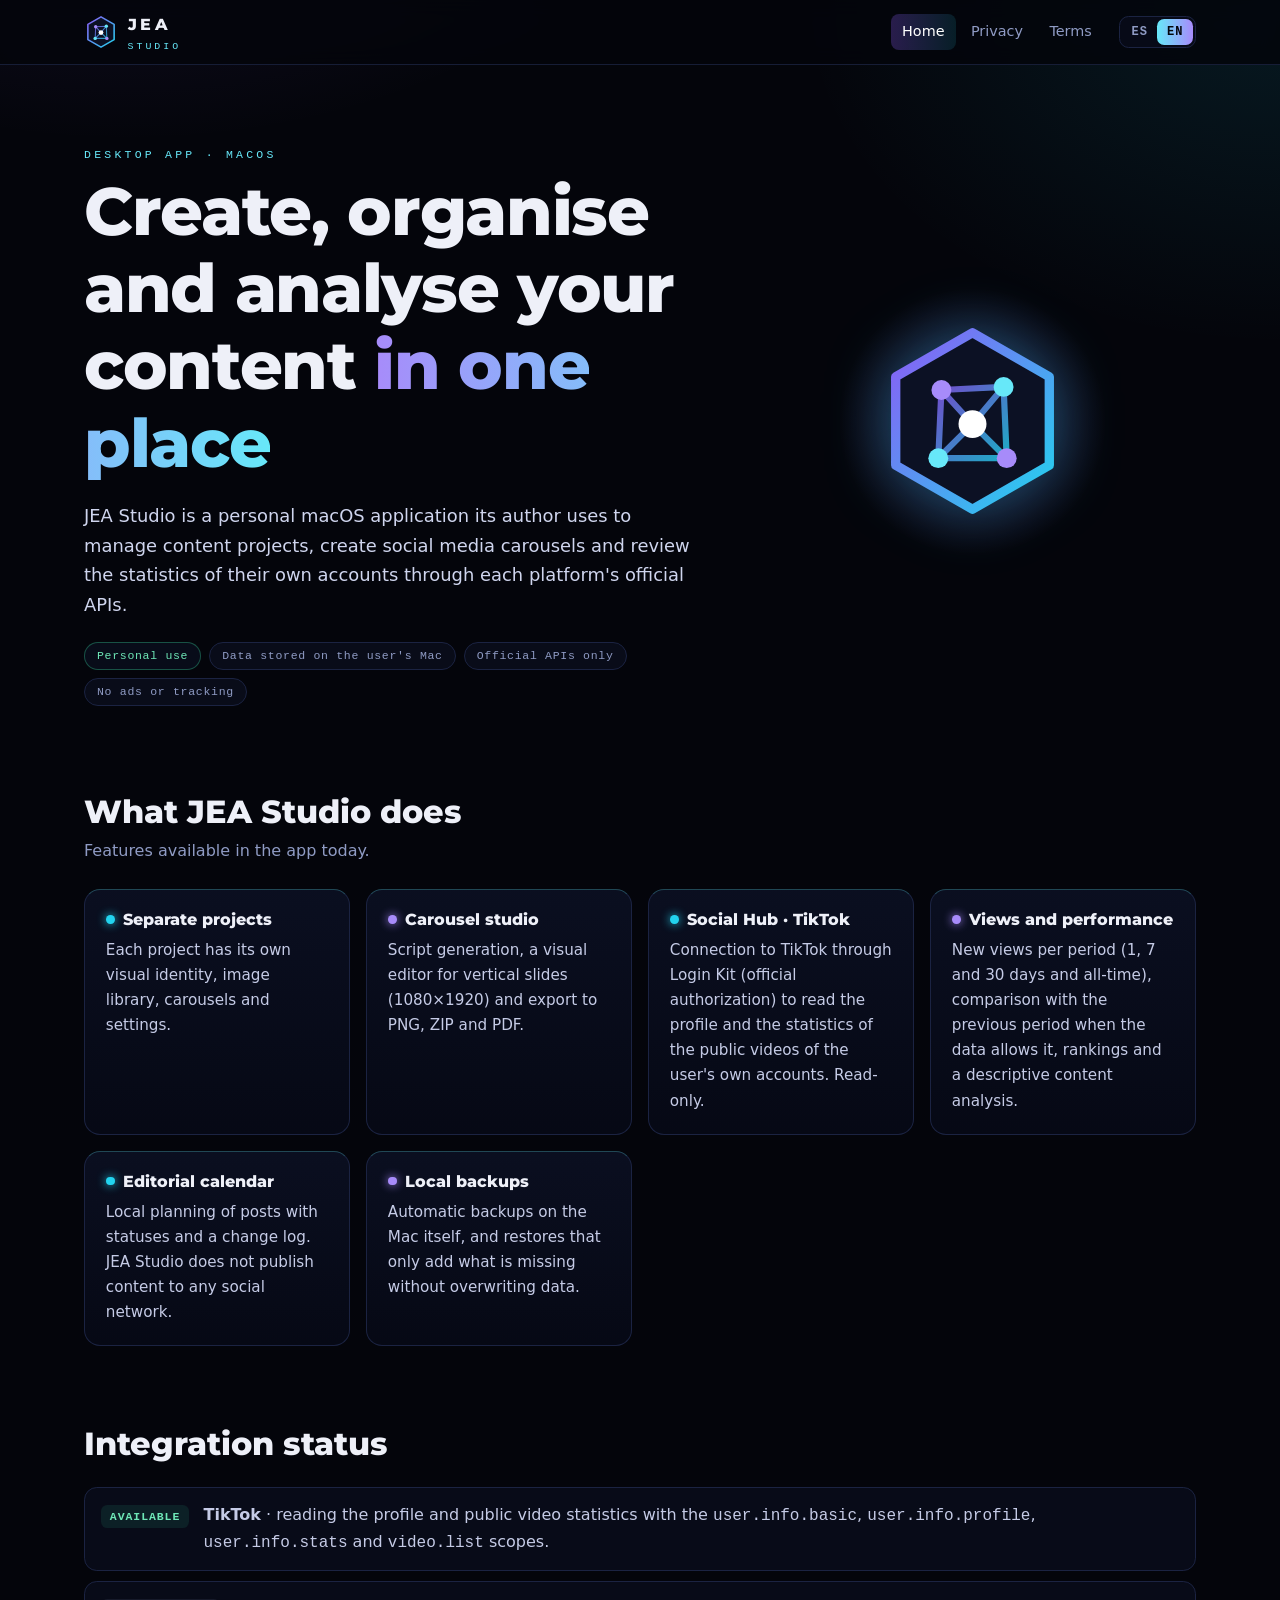
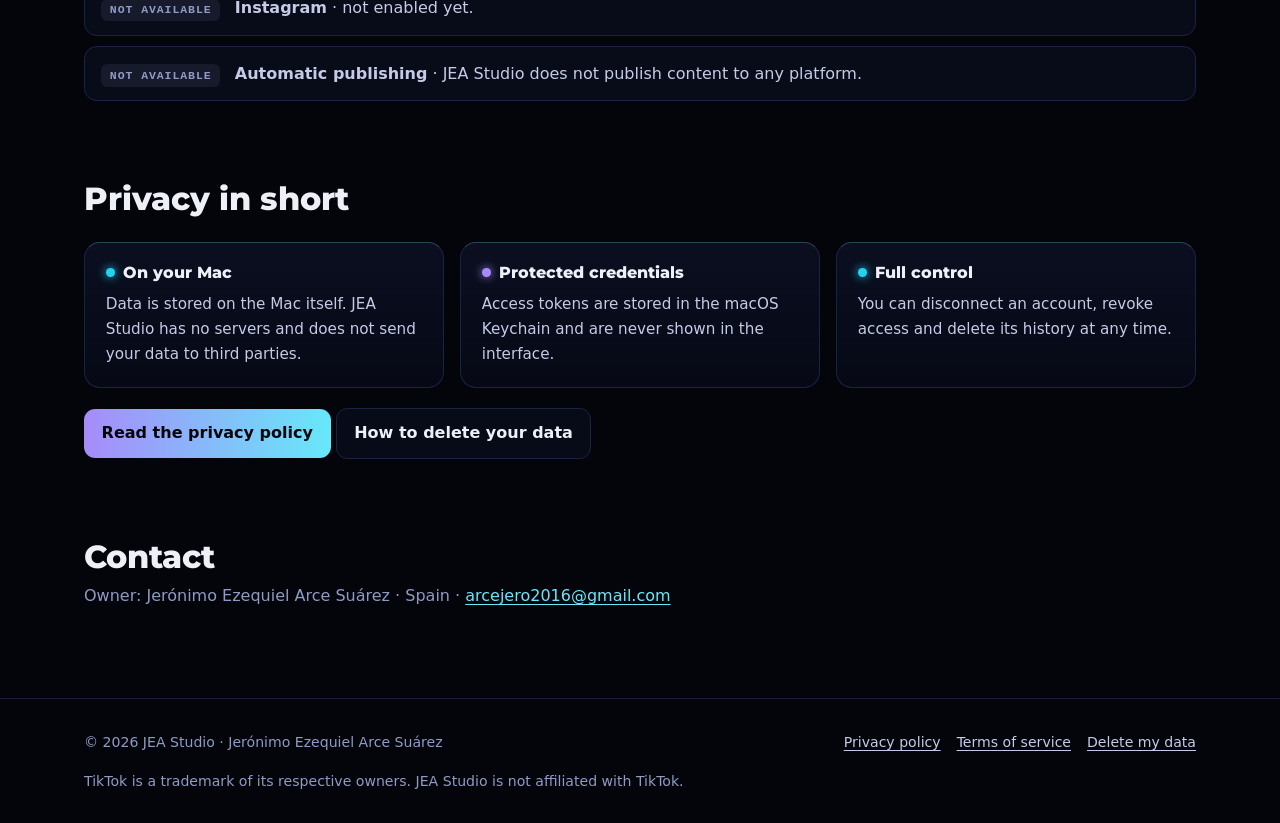
<file: index.html>
<!doctype html>
<html lang="es" data-title-es="JEA Studio · Aplicación personal de creación y análisis de contenido" data-title-en="JEA Studio · Personal content creation and analytics app" data-desc-es="JEA Studio es una aplicación de escritorio para macOS, de uso personal, para gestionar proyectos de contenido, crear carruseles y consultar las estadísticas de las propias cuentas mediante APIs oficiales." data-desc-en="JEA Studio is a personal macOS desktop app to manage content projects, create carousels and review the statistics of the owner's own accounts through official APIs.">
<head>
  <meta charset="utf-8">
  <meta name="viewport" content="width=device-width, initial-scale=1, viewport-fit=cover">
  <title>JEA Studio · Aplicación personal de creación y análisis de contenido</title>
  <meta name="description" content="JEA Studio es una aplicación de escritorio para macOS, de uso personal, para gestionar proyectos de contenido, crear carruseles y consultar las estadísticas de las propias cuentas mediante APIs oficiales.">
  <meta name="theme-color" content="#04050b">
  <link rel="icon" href="assets/logo.svg" type="image/svg+xml">
  <link rel="stylesheet" href="assets/style.css">
  <script src="assets/i18n.js"></script>
</head>
<body>
  <a class="skip" href="#contenido"><span data-l="es">Saltar al contenido</span><span data-l="en">Skip to content</span></a>
  <header class="site">
    <div class="wrap">
      <a class="brand" href="./" aria-label="JEA Studio"><img src="assets/logo.svg" alt="" width="34" height="34"><span><b>JEA</b><small>STUDIO</small></span></a>
      <nav class="main" aria-label="Principal">
        <a href="./" aria-current="page"><span data-l="es">Inicio</span><span data-l="en">Home</span></a>
        <a href="privacy/"><span data-l="es">Privacidad</span><span data-l="en">Privacy</span></a>
        <a href="terms/"><span data-l="es">Términos</span><span data-l="en">Terms</span></a>
      </nav>
      <div class="lang" role="group" aria-label="Idioma / Language"><button type="button" data-set="es" aria-pressed="true" lang="es">ES</button><button type="button" data-set="en" aria-pressed="false" lang="en">EN</button></div>
    </div>
  </header>

  <main id="contenido" class="wrap">
    <section class="hero">
      <div>
        <p class="eyebrow"><span data-l="es">Aplicación de escritorio · macOS</span><span data-l="en">Desktop app · macOS</span></p>
        <h1 data-l="es">Crea, organiza y analiza tu contenido <span class="grad">en un solo lugar</span></h1>
        <h1 data-l="en">Create, organise and analyse your content <span class="grad">in one place</span></h1>
        <p class="lead" data-l="es">JEA Studio es una aplicación personal para macOS con la que su autor gestiona sus proyectos de contenido, crea carruseles para redes sociales y consulta las estadísticas de sus propias cuentas mediante las APIs oficiales de cada plataforma.</p>
        <p class="lead" data-l="en">JEA Studio is a personal macOS application its author uses to manage content projects, create social media carousels and review the statistics of their own accounts through each platform's official APIs.</p>
        <div class="badges">
          <span class="badge ok"><span data-l="es">Uso personal</span><span data-l="en">Personal use</span></span>
          <span class="badge"><span data-l="es">Datos guardados en el propio Mac</span><span data-l="en">Data stored on the user's Mac</span></span>
          <span class="badge"><span data-l="es">Solo APIs oficiales</span><span data-l="en">Official APIs only</span></span>
          <span class="badge"><span data-l="es">Sin publicidad ni analítica</span><span data-l="en">No ads or tracking</span></span>
        </div>
      </div>
      <div class="hero-art" aria-hidden="true"><img src="assets/logo.svg" alt="" width="200" height="200"></div>
    </section>

    <section class="block" aria-labelledby="f-title">
      <h2 id="f-title"><span data-l="es">Qué hace JEA Studio</span><span data-l="en">What JEA Studio does</span></h2>
      <p class="sub" data-l="es">Funciones disponibles hoy en la aplicación.</p>
      <p class="sub" data-l="en">Features available in the app today.</p>
      <div class="grid">
        <article class="card">
          <h3><i></i><span data-l="es">Proyectos separados</span><span data-l="en">Separate projects</span></h3>
          <p data-l="es">Cada proyecto tiene su propia identidad visual, biblioteca de imágenes, carruseles y configuración.</p>
          <p data-l="en">Each project has its own visual identity, image library, carousels and settings.</p>
        </article>
        <article class="card v">
          <h3><i></i><span data-l="es">Estudio de carruseles</span><span data-l="en">Carousel studio</span></h3>
          <p data-l="es">Generación de guiones, editor visual de diapositivas verticales (1080×1920) y exportación en PNG, ZIP y PDF.</p>
          <p data-l="en">Script generation, a visual editor for vertical slides (1080×1920) and export to PNG, ZIP and PDF.</p>
        </article>
        <article class="card">
          <h3><i></i><span data-l="es">Social Hub · TikTok</span><span data-l="en">Social Hub · TikTok</span></h3>
          <p data-l="es">Conexión con TikTok mediante Login Kit (autorización oficial) para leer el perfil y las estadísticas de los vídeos públicos de las cuentas propias. Solo lectura.</p>
          <p data-l="en">Connection to TikTok through Login Kit (official authorization) to read the profile and the statistics of the public videos of the user's own accounts. Read-only.</p>
        </article>
        <article class="card v">
          <h3><i></i><span data-l="es">Visualizaciones y rendimiento</span><span data-l="en">Views and performance</span></h3>
          <p data-l="es">Visualizaciones nuevas por periodo (1, 7 y 30 días e histórico), comparación con el periodo anterior cuando los datos lo permiten, rankings y un análisis descriptivo del contenido.</p>
          <p data-l="en">New views per period (1, 7 and 30 days and all-time), comparison with the previous period when the data allows it, rankings and a descriptive content analysis.</p>
        </article>
        <article class="card">
          <h3><i></i><span data-l="es">Calendario editorial</span><span data-l="en">Editorial calendar</span></h3>
          <p data-l="es">Planificación local de publicaciones con estados y registro de cambios. JEA Studio no publica contenido en ninguna red social.</p>
          <p data-l="en">Local planning of posts with statuses and a change log. JEA Studio does not publish content to any social network.</p>
        </article>
        <article class="card v">
          <h3><i></i><span data-l="es">Copias de seguridad locales</span><span data-l="en">Local backups</span></h3>
          <p data-l="es">Copias automáticas en el propio Mac y restauración que solo añade lo que falta, sin sobrescribir datos.</p>
          <p data-l="en">Automatic backups on the Mac itself, and restores that only add what is missing without overwriting data.</p>
        </article>
      </div>
    </section>

    <section class="block" aria-labelledby="s-title">
      <h2 id="s-title"><span data-l="es">Estado de las integraciones</span><span data-l="en">Integration status</span></h2>
      <ul class="status">
        <li><b class="on" data-l="es">Disponible</b><b class="on" data-l="en">Available</b><span data-l="es"><strong>TikTok</strong> · lectura del perfil y de las estadísticas de vídeos públicos con los permisos <code>user.info.basic</code>, <code>user.info.profile</code>, <code>user.info.stats</code> y <code>video.list</code>.</span><span data-l="en"><strong>TikTok</strong> · reading the profile and public video statistics with the <code>user.info.basic</code>, <code>user.info.profile</code>, <code>user.info.stats</code> and <code>video.list</code> scopes.</span></li>
        <li><b class="off" data-l="es">No disponible</b><b class="off" data-l="en">Not available</b><span data-l="es"><strong>Instagram</strong> · todavía no está activado.</span><span data-l="en"><strong>Instagram</strong> · not enabled yet.</span></li>
        <li><b class="off" data-l="es">No disponible</b><b class="off" data-l="en">Not available</b><span data-l="es"><strong>Publicación automática</strong> · JEA Studio no publica contenido en ninguna plataforma.</span><span data-l="en"><strong>Automatic publishing</strong> · JEA Studio does not publish content to any platform.</span></li>
      </ul>
    </section>

    <section class="block" aria-labelledby="p-title">
      <h2 id="p-title"><span data-l="es">Privacidad en pocas palabras</span><span data-l="en">Privacy in short</span></h2>
      <div class="grid">
        <article class="card"><h3><i></i><span data-l="es">En tu Mac</span><span data-l="en">On your Mac</span></h3><p data-l="es">Los datos se guardan en el propio Mac. JEA Studio no tiene servidores ni envía tus datos a terceros.</p><p data-l="en">Data is stored on the Mac itself. JEA Studio has no servers and does not send your data to third parties.</p></article>
        <article class="card v"><h3><i></i><span data-l="es">Credenciales protegidas</span><span data-l="en">Protected credentials</span></h3><p data-l="es">Los tokens de acceso se guardan en el Llavero de macOS y nunca se muestran en la interfaz.</p><p data-l="en">Access tokens are stored in the macOS Keychain and are never shown in the interface.</p></article>
        <article class="card"><h3><i></i><span data-l="es">Control total</span><span data-l="en">Full control</span></h3><p data-l="es">Puedes desconectar una cuenta, revocar el acceso y borrar su historial en cualquier momento.</p><p data-l="en">You can disconnect an account, revoke access and delete its history at any time.</p></article>
      </div>
      <a class="cta" href="privacy/"><span data-l="es">Leer la política de privacidad</span><span data-l="en">Read the privacy policy</span></a>
      <a class="cta ghost" href="privacy/#eliminar" data-l="es">Cómo eliminar tus datos</a><a class="cta ghost" href="privacy/#delete" data-l="en">How to delete your data</a>
    </section>

    <section class="block" id="contacto" aria-labelledby="c-title">
      <h2 id="c-title"><span data-l="es">Contacto</span><span data-l="en">Contact</span></h2>
      <p class="sub" data-l="es">Responsable: Jerónimo Ezequiel Arce Suárez · España · <a href="mailto:arcejero2016@gmail.com">arcejero2016@gmail.com</a></p>
      <p class="sub" data-l="en">Owner: Jerónimo Ezequiel Arce Suárez · Spain · <a href="mailto:arcejero2016@gmail.com">arcejero2016@gmail.com</a></p>
    </section>
  </main>

  <footer class="site">
    <div class="wrap">
      <span>© 2026 JEA Studio · Jerónimo Ezequiel Arce Suárez</span>
      <nav aria-label="Legal">
        <a href="privacy/"><span data-l="es">Política de privacidad</span><span data-l="en">Privacy policy</span></a>
        <a href="terms/"><span data-l="es">Términos de uso</span><span data-l="en">Terms of service</span></a>
        <a href="privacy/#eliminar" data-l="es">Eliminar mis datos</a><a href="privacy/#delete" data-l="en">Delete my data</a>
      </nav>
      <span data-l="es">TikTok es una marca de sus respectivos titulares. JEA Studio no está afiliada a TikTok.</span>
      <span data-l="en">TikTok is a trademark of its respective owners. JEA Studio is not affiliated with TikTok.</span>
    </div>
  </footer>
</body>
</html>
</file>
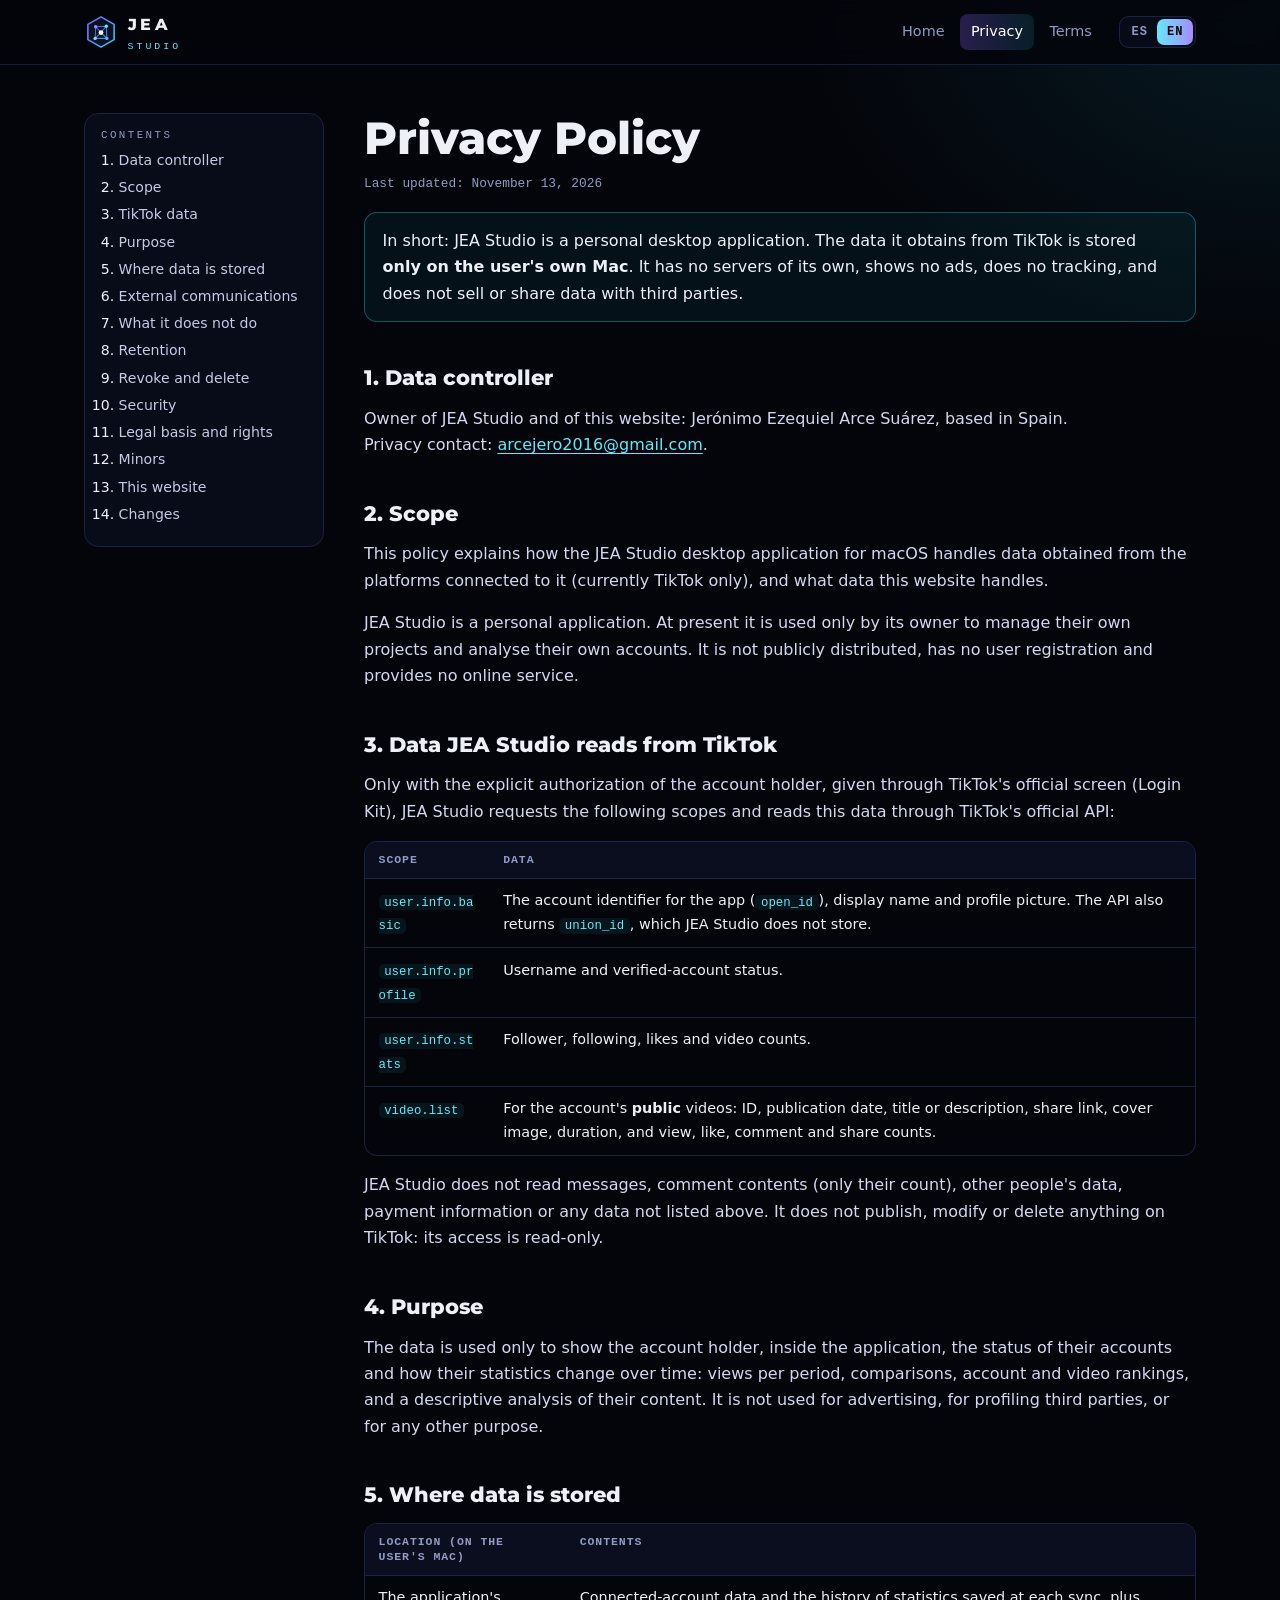
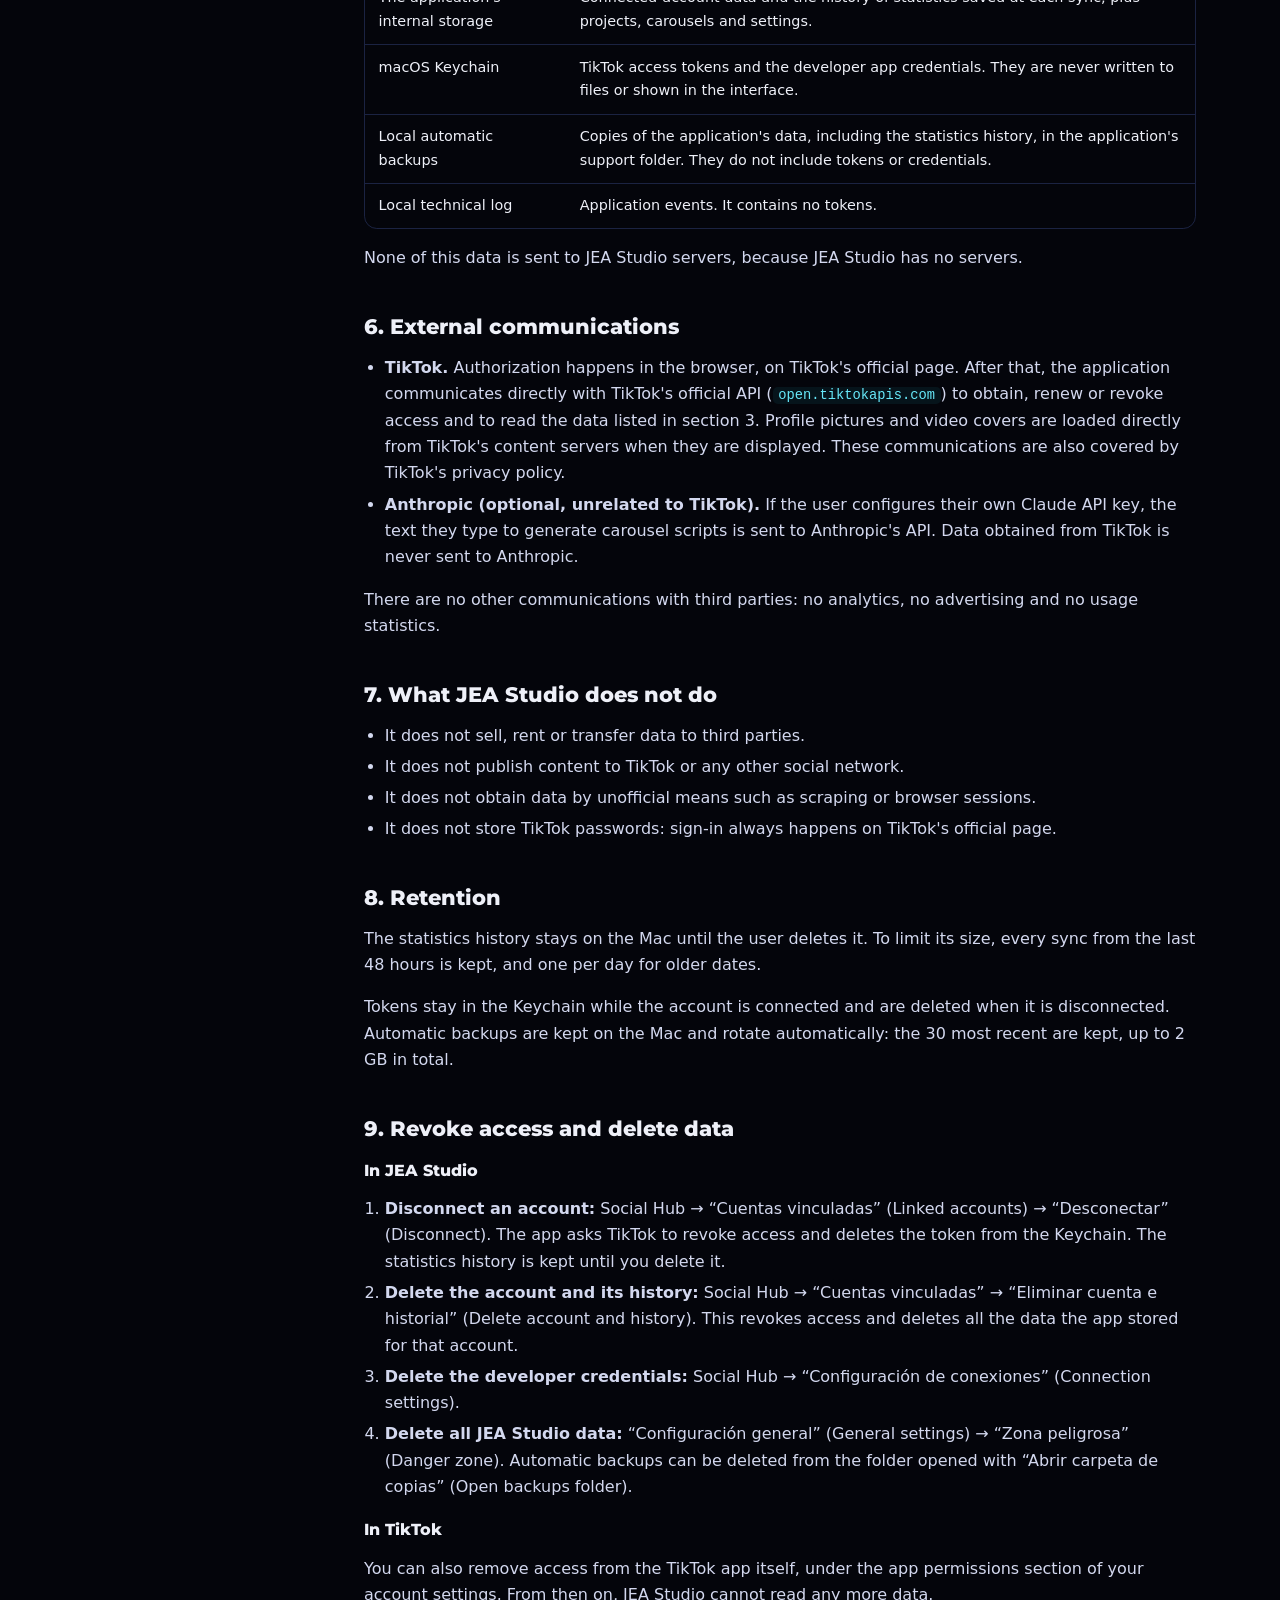
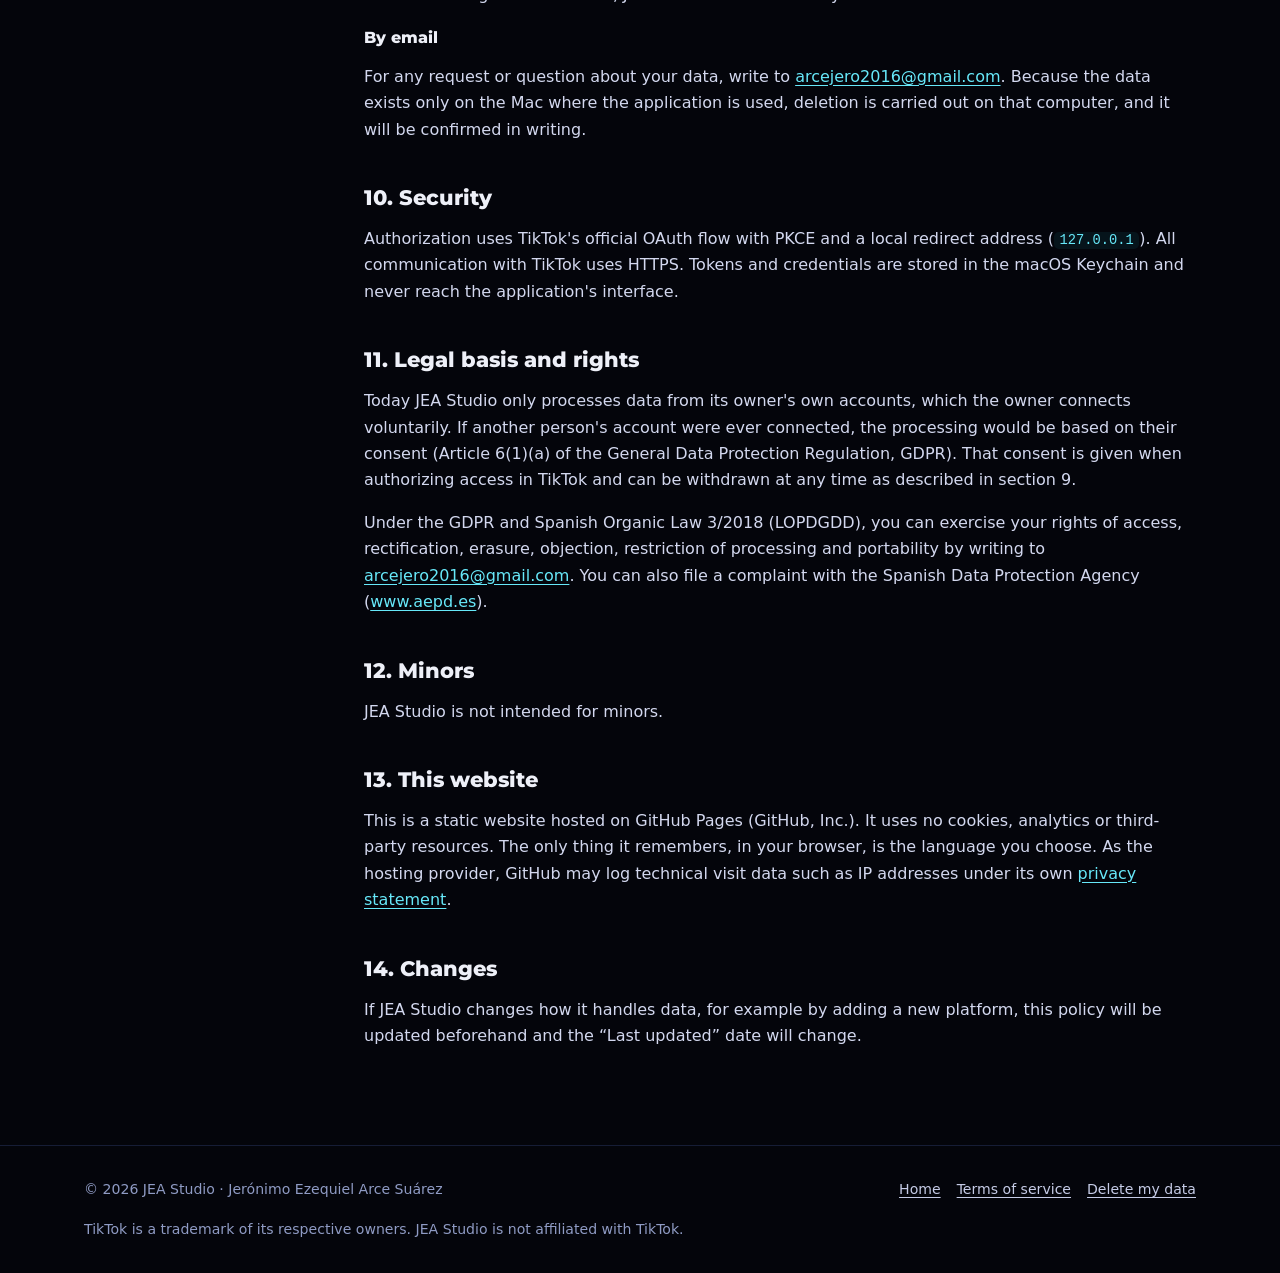
<file: privacy/index.html>
<!doctype html>
<html lang="es" data-title-es="Política de privacidad · JEA Studio" data-title-en="Privacy Policy · JEA Studio" data-desc-es="Qué datos consulta JEA Studio mediante la API oficial de TikTok, dónde se guardan, cómo revocar el acceso y cómo eliminarlos." data-desc-en="Which data JEA Studio reads through TikTok's official API, where it is stored, how to revoke access and how to delete it.">
<head>
  <meta charset="utf-8">
  <meta name="viewport" content="width=device-width, initial-scale=1, viewport-fit=cover">
  <title>Política de privacidad · JEA Studio</title>
  <meta name="description" content="Qué datos consulta JEA Studio mediante la API oficial de TikTok, dónde se guardan, cómo revocar el acceso y cómo eliminarlos.">
  <meta name="theme-color" content="#04050b">
  <link rel="icon" href="../assets/logo.svg" type="image/svg+xml">
  <link rel="stylesheet" href="../assets/style.css">
  <script src="../assets/i18n.js"></script>
</head>
<body>
  <a class="skip" href="#contenido"><span data-l="es">Saltar al contenido</span><span data-l="en">Skip to content</span></a>
  <header class="site">
    <div class="wrap">
      <a class="brand" href="../" aria-label="JEA Studio"><img src="../assets/logo.svg" alt="" width="34" height="34"><span><b>JEA</b><small>STUDIO</small></span></a>
      <nav class="main" aria-label="Principal">
        <a href="../"><span data-l="es">Inicio</span><span data-l="en">Home</span></a>
        <a href="./" aria-current="page"><span data-l="es">Privacidad</span><span data-l="en">Privacy</span></a>
        <a href="../terms/"><span data-l="es">Términos</span><span data-l="en">Terms</span></a>
      </nav>
      <div class="lang" role="group" aria-label="Idioma / Language"><button type="button" data-set="es" aria-pressed="true" lang="es">ES</button><button type="button" data-set="en" aria-pressed="false" lang="en">EN</button></div>
    </div>
  </header>

  <main id="contenido" class="wrap">
    <!-- ======================= ESPAÑOL ======================= -->
    <div class="doc" data-l="es">
      <nav class="toc" aria-label="Índice">
        <p>Índice</p>
        <ol>
          <li><a href="#responsable">Responsable</a></li>
          <li><a href="#ambito">Ámbito</a></li>
          <li><a href="#datos-tiktok">Datos de TikTok</a></li>
          <li><a href="#finalidad">Finalidad</a></li>
          <li><a href="#almacenamiento">Dónde se guardan</a></li>
          <li><a href="#externas">Comunicaciones externas</a></li>
          <li><a href="#no-hace">Lo que no hace</a></li>
          <li><a href="#conservacion">Conservación</a></li>
          <li><a href="#eliminar">Revocar y eliminar</a></li>
          <li><a href="#seguridad">Seguridad</a></li>
          <li><a href="#derechos">Base jurídica y derechos</a></li>
          <li><a href="#menores">Menores</a></li>
          <li><a href="#web">Esta web</a></li>
          <li><a href="#cambios">Cambios</a></li>
        </ol>
      </nav>
      <article class="legal">
        <h1>Política de privacidad</h1>
        <p class="meta">Última actualización: 13 de noviembre de 2026</p>
        <div class="note">En resumen: JEA Studio es una aplicación de escritorio de uso personal. Los datos que obtiene de TikTok se guardan <strong>solo en el Mac de quien la usa</strong>. No tiene servidores propios, no muestra publicidad, no hace analítica ni vende o comparte datos con terceros.</div>

        <h2 id="responsable">1. Responsable</h2>
        <p>Responsable de JEA Studio y de esta web: Jerónimo Ezequiel Arce Suárez, con residencia en España.<br>Contacto para cualquier consulta sobre privacidad: <a href="mailto:arcejero2016@gmail.com">arcejero2016@gmail.com</a>.</p>

        <h2 id="ambito">2. Ámbito</h2>
        <p>Esta política describe cómo la aplicación de escritorio JEA Studio para macOS trata los datos obtenidos de las plataformas que se conectan a ella, hoy solo TikTok, y qué datos trata esta web.</p>
        <p>JEA Studio es una aplicación personal: actualmente la utiliza únicamente su responsable para gestionar sus propios proyectos y analizar sus propias cuentas. No se distribuye públicamente, no tiene registro de usuarios y no ofrece ningún servicio en línea.</p>

        <h2 id="datos-tiktok">3. Datos que JEA Studio consulta en TikTok</h2>
        <p>Solo con la autorización expresa del titular de la cuenta (mediante la pantalla oficial de TikTok, «Login Kit»), JEA Studio solicita los siguientes permisos y lee estos datos a través de la API oficial de TikTok:</p>
        <div class="table-wrap"><table>
          <thead><tr><th>Permiso</th><th>Datos</th></tr></thead>
          <tbody>
            <tr><td><code>user.info.basic</code></td><td>Identificador de la cuenta en la aplicación (<code>open_id</code>), nombre visible y foto de perfil. La API también devuelve <code>union_id</code>, que JEA Studio no guarda.</td></tr>
            <tr><td><code>user.info.profile</code></td><td>Nombre de usuario e indicación de cuenta verificada.</td></tr>
            <tr><td><code>user.info.stats</code></td><td>Número de seguidores, de cuentas seguidas, de «me gusta» recibidos y de vídeos.</td></tr>
            <tr><td><code>video.list</code></td><td>De los vídeos <strong>públicos</strong> de la cuenta: identificador, fecha de publicación, título o descripción, enlace para compartir, imagen de portada, duración y número de visualizaciones, «me gusta», comentarios y veces compartido.</td></tr>
          </tbody>
        </table></div>
        <p>JEA Studio no lee mensajes, comentarios (solo su número), datos de otras personas, información de pago ni ningún otro dato no indicado. Tampoco publica, modifica ni borra nada en TikTok: su acceso es solo de lectura.</p>

        <h2 id="finalidad">4. Finalidad</h2>
        <p>Los datos se usan exclusivamente para mostrar al titular, dentro de la propia aplicación, el estado de sus cuentas y la evolución de sus estadísticas: visualizaciones por periodo, comparaciones, rankings de cuentas y vídeos y un análisis descriptivo de su contenido. No se usan para publicidad, para elaborar perfiles de terceros ni para ninguna otra finalidad.</p>

        <h2 id="almacenamiento">5. Dónde se guardan los datos</h2>
        <div class="table-wrap"><table>
          <thead><tr><th>Lugar (en el Mac del usuario)</th><th>Contenido</th></tr></thead>
          <tbody>
            <tr><td>Almacenamiento interno de la aplicación</td><td>Datos de las cuentas conectadas y el historial de estadísticas guardado en cada sincronización, además de proyectos, carruseles y ajustes.</td></tr>
            <tr><td>Llavero de macOS</td><td>Tokens de acceso de TikTok y credenciales de la aplicación de desarrollador. Nunca se guardan en archivos ni se muestran en la interfaz.</td></tr>
            <tr><td>Copias de seguridad automáticas locales</td><td>Copias de los datos de la aplicación, incluido el historial de estadísticas, en la carpeta de soporte de la aplicación. No incluyen tokens ni credenciales.</td></tr>
            <tr><td>Registro técnico local</td><td>Eventos de funcionamiento de la aplicación. No contiene tokens.</td></tr>
          </tbody>
        </table></div>
        <p>Ninguno de estos datos se envía a servidores de JEA Studio, porque JEA Studio no tiene servidores.</p>

        <h2 id="externas">6. Comunicaciones externas</h2>
        <ul>
          <li><strong>TikTok.</strong> La autorización se hace en el navegador, en la página oficial de TikTok. Después, la aplicación se comunica directamente con la API oficial de TikTok (<code>open.tiktokapis.com</code>) para obtener, renovar o revocar el acceso y para leer los datos del apartado 3. Las fotos de perfil y las portadas de los vídeos se cargan directamente desde los servidores de contenido de TikTok al mostrarlas. Estas comunicaciones se rigen también por la política de privacidad de TikTok.</li>
          <li><strong>Anthropic (opcional, no relacionado con TikTok).</strong> Si el usuario configura su propia clave de la API de Claude, los textos que escribe para generar guiones de carruseles se envían a la API de Anthropic. Los datos obtenidos de TikTok no se envían a Anthropic.</li>
        </ul>
        <p>No hay ninguna otra comunicación con terceros: sin analítica, sin publicidad y sin envío de estadísticas de uso.</p>

        <h2 id="no-hace">7. Lo que JEA Studio no hace</h2>
        <ul>
          <li>No vende, alquila ni cede datos a terceros.</li>
          <li>No publica contenido en TikTok ni en ninguna otra red social.</li>
          <li>No usa métodos no oficiales para obtener datos, como lectura automática de páginas o sesiones de navegador.</li>
          <li>No guarda contraseñas de TikTok: el inicio de sesión ocurre siempre en la página oficial de TikTok.</li>
        </ul>

        <h2 id="conservacion">8. Conservación</h2>
        <p>El historial de estadísticas se conserva en el Mac hasta que el usuario lo elimina. Para limitar su tamaño, de las últimas 48 horas se guardan todas las sincronizaciones y, de fechas anteriores, una por día.</p>
        <p>Los tokens se conservan en el Llavero mientras la cuenta está conectada y se borran al desconectarla. Las copias de seguridad automáticas se guardan en el Mac y se renuevan solas: se conservan las 30 más recientes, con un máximo de 2 GB.</p>

        <h2 id="eliminar">9. Revocar el acceso y eliminar los datos</h2>
        <h3>Desde JEA Studio</h3>
        <ol>
          <li><strong>Desconectar una cuenta:</strong> en Social Hub → «Cuentas vinculadas» → «Desconectar». La aplicación pide a TikTok que revoque el acceso y borra el token del Llavero. El historial de estadísticas se conserva hasta que lo borres.</li>
          <li><strong>Eliminar la cuenta y su historial:</strong> en Social Hub → «Cuentas vinculadas» → «Eliminar cuenta e historial». Revoca el acceso y borra todos los datos de esa cuenta guardados por la aplicación.</li>
          <li><strong>Borrar las credenciales de desarrollador:</strong> en Social Hub → «Configuración de conexiones».</li>
          <li><strong>Borrar todos los datos de JEA Studio:</strong> en «Configuración general» → «Zona peligrosa». Las copias de seguridad automáticas se pueden borrar desde la carpeta que se abre con «Abrir carpeta de copias».</li>
        </ol>
        <h3>Desde TikTok</h3>
        <p>También puedes retirar el acceso desde la propia aplicación de TikTok, en el apartado de permisos de aplicaciones de la configuración de tu cuenta. Desde ese momento, JEA Studio no podrá leer más datos.</p>
        <h3>Por correo</h3>
        <p>Para cualquier solicitud o duda sobre tus datos, escribe a <a href="mailto:arcejero2016@gmail.com">arcejero2016@gmail.com</a>. Como los datos solo están en el Mac donde se usa la aplicación, la eliminación se hace en ese equipo; se confirmará por escrito.</p>

        <h2 id="seguridad">10. Seguridad</h2>
        <p>La autorización usa el flujo OAuth oficial de TikTok con PKCE y una dirección de retorno local (<code>127.0.0.1</code>). Todas las comunicaciones con TikTok usan HTTPS. Los tokens y credenciales se guardan en el Llavero de macOS y nunca llegan a la interfaz de la aplicación.</p>

        <h2 id="derechos">11. Base jurídica y derechos</h2>
        <p>Hoy JEA Studio solo trata datos de las cuentas de su propio responsable, que las conecta de forma voluntaria. Si se conectara la cuenta de otra persona, el tratamiento se basaría en su consentimiento (artículo 6.1.a del Reglamento General de Protección de Datos, RGPD). Ese consentimiento se otorga al autorizar el acceso en TikTok y puede retirarse en cualquier momento, como se indica en el apartado 9.</p>
        <p>Según el RGPD y la Ley Orgánica 3/2018 (LOPDGDD), puedes ejercer tus derechos de acceso, rectificación, supresión, oposición, limitación del tratamiento y portabilidad escribiendo a <a href="mailto:arcejero2016@gmail.com">arcejero2016@gmail.com</a>. También puedes presentar una reclamación ante la Agencia Española de Protección de Datos (<a href="https://www.aepd.es" rel="noopener">www.aepd.es</a>).</p>

        <h2 id="menores">12. Menores</h2>
        <p>JEA Studio no está dirigida a menores de edad.</p>

        <h2 id="web">13. Esta web</h2>
        <p>Esta web es estática y está alojada en GitHub Pages (GitHub, Inc.). No usa cookies, analítica ni recursos de terceros. Solo recuerda en tu navegador el idioma que eliges. Como proveedor del alojamiento, GitHub puede registrar datos técnicos de las visitas, como la dirección IP, según su propia <a href="https://docs.github.com/es/site-policy/privacy-policies/github-general-privacy-statement" rel="noopener">declaración de privacidad</a>.</p>

        <h2 id="cambios">14. Cambios</h2>
        <p>Si JEA Studio cambia la forma de tratar los datos, por ejemplo al añadir una nueva plataforma, esta política se actualizará antes y se cambiará la fecha de «Última actualización».</p>
      </article>
    </div>

    <!-- ======================= ENGLISH ======================= -->
    <div class="doc" data-l="en">
      <nav class="toc" aria-label="Contents">
        <p>Contents</p>
        <ol>
          <li><a href="#en-owner">Data controller</a></li>
          <li><a href="#en-scope">Scope</a></li>
          <li><a href="#en-tiktok">TikTok data</a></li>
          <li><a href="#en-purpose">Purpose</a></li>
          <li><a href="#en-storage">Where data is stored</a></li>
          <li><a href="#en-external">External communications</a></li>
          <li><a href="#en-not">What it does not do</a></li>
          <li><a href="#en-retention">Retention</a></li>
          <li><a href="#delete">Revoke and delete</a></li>
          <li><a href="#en-security">Security</a></li>
          <li><a href="#en-rights">Legal basis and rights</a></li>
          <li><a href="#en-minors">Minors</a></li>
          <li><a href="#en-web">This website</a></li>
          <li><a href="#en-changes">Changes</a></li>
        </ol>
      </nav>
      <article class="legal">
        <h1>Privacy Policy</h1>
        <p class="meta">Last updated: November 13, 2026</p>
        <div class="note">In short: JEA Studio is a personal desktop application. The data it obtains from TikTok is stored <strong>only on the user's own Mac</strong>. It has no servers of its own, shows no ads, does no tracking, and does not sell or share data with third parties.</div>

        <h2 id="en-owner">1. Data controller</h2>
        <p>Owner of JEA Studio and of this website: Jerónimo Ezequiel Arce Suárez, based in Spain.<br>Privacy contact: <a href="mailto:arcejero2016@gmail.com">arcejero2016@gmail.com</a>.</p>

        <h2 id="en-scope">2. Scope</h2>
        <p>This policy explains how the JEA Studio desktop application for macOS handles data obtained from the platforms connected to it (currently TikTok only), and what data this website handles.</p>
        <p>JEA Studio is a personal application. At present it is used only by its owner to manage their own projects and analyse their own accounts. It is not publicly distributed, has no user registration and provides no online service.</p>

        <h2 id="en-tiktok">3. Data JEA Studio reads from TikTok</h2>
        <p>Only with the explicit authorization of the account holder, given through TikTok's official screen (Login Kit), JEA Studio requests the following scopes and reads this data through TikTok's official API:</p>
        <div class="table-wrap"><table>
          <thead><tr><th>Scope</th><th>Data</th></tr></thead>
          <tbody>
            <tr><td><code>user.info.basic</code></td><td>The account identifier for the app (<code>open_id</code>), display name and profile picture. The API also returns <code>union_id</code>, which JEA Studio does not store.</td></tr>
            <tr><td><code>user.info.profile</code></td><td>Username and verified-account status.</td></tr>
            <tr><td><code>user.info.stats</code></td><td>Follower, following, likes and video counts.</td></tr>
            <tr><td><code>video.list</code></td><td>For the account's <strong>public</strong> videos: ID, publication date, title or description, share link, cover image, duration, and view, like, comment and share counts.</td></tr>
          </tbody>
        </table></div>
        <p>JEA Studio does not read messages, comment contents (only their count), other people's data, payment information or any data not listed above. It does not publish, modify or delete anything on TikTok: its access is read-only.</p>

        <h2 id="en-purpose">4. Purpose</h2>
        <p>The data is used only to show the account holder, inside the application, the status of their accounts and how their statistics change over time: views per period, comparisons, account and video rankings, and a descriptive analysis of their content. It is not used for advertising, for profiling third parties, or for any other purpose.</p>

        <h2 id="en-storage">5. Where data is stored</h2>
        <div class="table-wrap"><table>
          <thead><tr><th>Location (on the user's Mac)</th><th>Contents</th></tr></thead>
          <tbody>
            <tr><td>The application's internal storage</td><td>Connected-account data and the history of statistics saved at each sync, plus projects, carousels and settings.</td></tr>
            <tr><td>macOS Keychain</td><td>TikTok access tokens and the developer app credentials. They are never written to files or shown in the interface.</td></tr>
            <tr><td>Local automatic backups</td><td>Copies of the application's data, including the statistics history, in the application's support folder. They do not include tokens or credentials.</td></tr>
            <tr><td>Local technical log</td><td>Application events. It contains no tokens.</td></tr>
          </tbody>
        </table></div>
        <p>None of this data is sent to JEA Studio servers, because JEA Studio has no servers.</p>

        <h2 id="en-external">6. External communications</h2>
        <ul>
          <li><strong>TikTok.</strong> Authorization happens in the browser, on TikTok's official page. After that, the application communicates directly with TikTok's official API (<code>open.tiktokapis.com</code>) to obtain, renew or revoke access and to read the data listed in section 3. Profile pictures and video covers are loaded directly from TikTok's content servers when they are displayed. These communications are also covered by TikTok's privacy policy.</li>
          <li><strong>Anthropic (optional, unrelated to TikTok).</strong> If the user configures their own Claude API key, the text they type to generate carousel scripts is sent to Anthropic's API. Data obtained from TikTok is never sent to Anthropic.</li>
        </ul>
        <p>There are no other communications with third parties: no analytics, no advertising and no usage statistics.</p>

        <h2 id="en-not">7. What JEA Studio does not do</h2>
        <ul>
          <li>It does not sell, rent or transfer data to third parties.</li>
          <li>It does not publish content to TikTok or any other social network.</li>
          <li>It does not obtain data by unofficial means such as scraping or browser sessions.</li>
          <li>It does not store TikTok passwords: sign-in always happens on TikTok's official page.</li>
        </ul>

        <h2 id="en-retention">8. Retention</h2>
        <p>The statistics history stays on the Mac until the user deletes it. To limit its size, every sync from the last 48 hours is kept, and one per day for older dates.</p>
        <p>Tokens stay in the Keychain while the account is connected and are deleted when it is disconnected. Automatic backups are kept on the Mac and rotate automatically: the 30 most recent are kept, up to 2 GB in total.</p>

        <h2 id="delete">9. Revoke access and delete data</h2>
        <h3>In JEA Studio</h3>
        <ol>
          <li><strong>Disconnect an account:</strong> Social Hub → “Cuentas vinculadas” (Linked accounts) → “Desconectar” (Disconnect). The app asks TikTok to revoke access and deletes the token from the Keychain. The statistics history is kept until you delete it.</li>
          <li><strong>Delete the account and its history:</strong> Social Hub → “Cuentas vinculadas” → “Eliminar cuenta e historial” (Delete account and history). This revokes access and deletes all the data the app stored for that account.</li>
          <li><strong>Delete the developer credentials:</strong> Social Hub → “Configuración de conexiones” (Connection settings).</li>
          <li><strong>Delete all JEA Studio data:</strong> “Configuración general” (General settings) → “Zona peligrosa” (Danger zone). Automatic backups can be deleted from the folder opened with “Abrir carpeta de copias” (Open backups folder).</li>
        </ol>
        <h3>In TikTok</h3>
        <p>You can also remove access from the TikTok app itself, under the app permissions section of your account settings. From then on, JEA Studio cannot read any more data.</p>
        <h3>By email</h3>
        <p>For any request or question about your data, write to <a href="mailto:arcejero2016@gmail.com">arcejero2016@gmail.com</a>. Because the data exists only on the Mac where the application is used, deletion is carried out on that computer, and it will be confirmed in writing.</p>

        <h2 id="en-security">10. Security</h2>
        <p>Authorization uses TikTok's official OAuth flow with PKCE and a local redirect address (<code>127.0.0.1</code>). All communication with TikTok uses HTTPS. Tokens and credentials are stored in the macOS Keychain and never reach the application's interface.</p>

        <h2 id="en-rights">11. Legal basis and rights</h2>
        <p>Today JEA Studio only processes data from its owner's own accounts, which the owner connects voluntarily. If another person's account were ever connected, the processing would be based on their consent (Article 6(1)(a) of the General Data Protection Regulation, GDPR). That consent is given when authorizing access in TikTok and can be withdrawn at any time as described in section 9.</p>
        <p>Under the GDPR and Spanish Organic Law 3/2018 (LOPDGDD), you can exercise your rights of access, rectification, erasure, objection, restriction of processing and portability by writing to <a href="mailto:arcejero2016@gmail.com">arcejero2016@gmail.com</a>. You can also file a complaint with the Spanish Data Protection Agency (<a href="https://www.aepd.es" rel="noopener">www.aepd.es</a>).</p>

        <h2 id="en-minors">12. Minors</h2>
        <p>JEA Studio is not intended for minors.</p>

        <h2 id="en-web">13. This website</h2>
        <p>This is a static website hosted on GitHub Pages (GitHub, Inc.). It uses no cookies, analytics or third-party resources. The only thing it remembers, in your browser, is the language you choose. As the hosting provider, GitHub may log technical visit data such as IP addresses under its own <a href="https://docs.github.com/en/site-policy/privacy-policies/github-general-privacy-statement" rel="noopener">privacy statement</a>.</p>

        <h2 id="en-changes">14. Changes</h2>
        <p>If JEA Studio changes how it handles data, for example by adding a new platform, this policy will be updated beforehand and the “Last updated” date will change.</p>
      </article>
    </div>
  </main>

  <footer class="site">
    <div class="wrap">
      <span>© 2026 JEA Studio · Jerónimo Ezequiel Arce Suárez</span>
      <nav aria-label="Legal">
        <a href="../"><span data-l="es">Inicio</span><span data-l="en">Home</span></a>
        <a href="../terms/"><span data-l="es">Términos de uso</span><span data-l="en">Terms of service</span></a>
        <a href="#eliminar" data-l="es">Eliminar mis datos</a><a href="#delete" data-l="en">Delete my data</a>
      </nav>
      <span data-l="es">TikTok es una marca de sus respectivos titulares. JEA Studio no está afiliada a TikTok.</span>
      <span data-l="en">TikTok is a trademark of its respective owners. JEA Studio is not affiliated with TikTok.</span>
    </div>
  </footer>
</body>
</html>
</file>
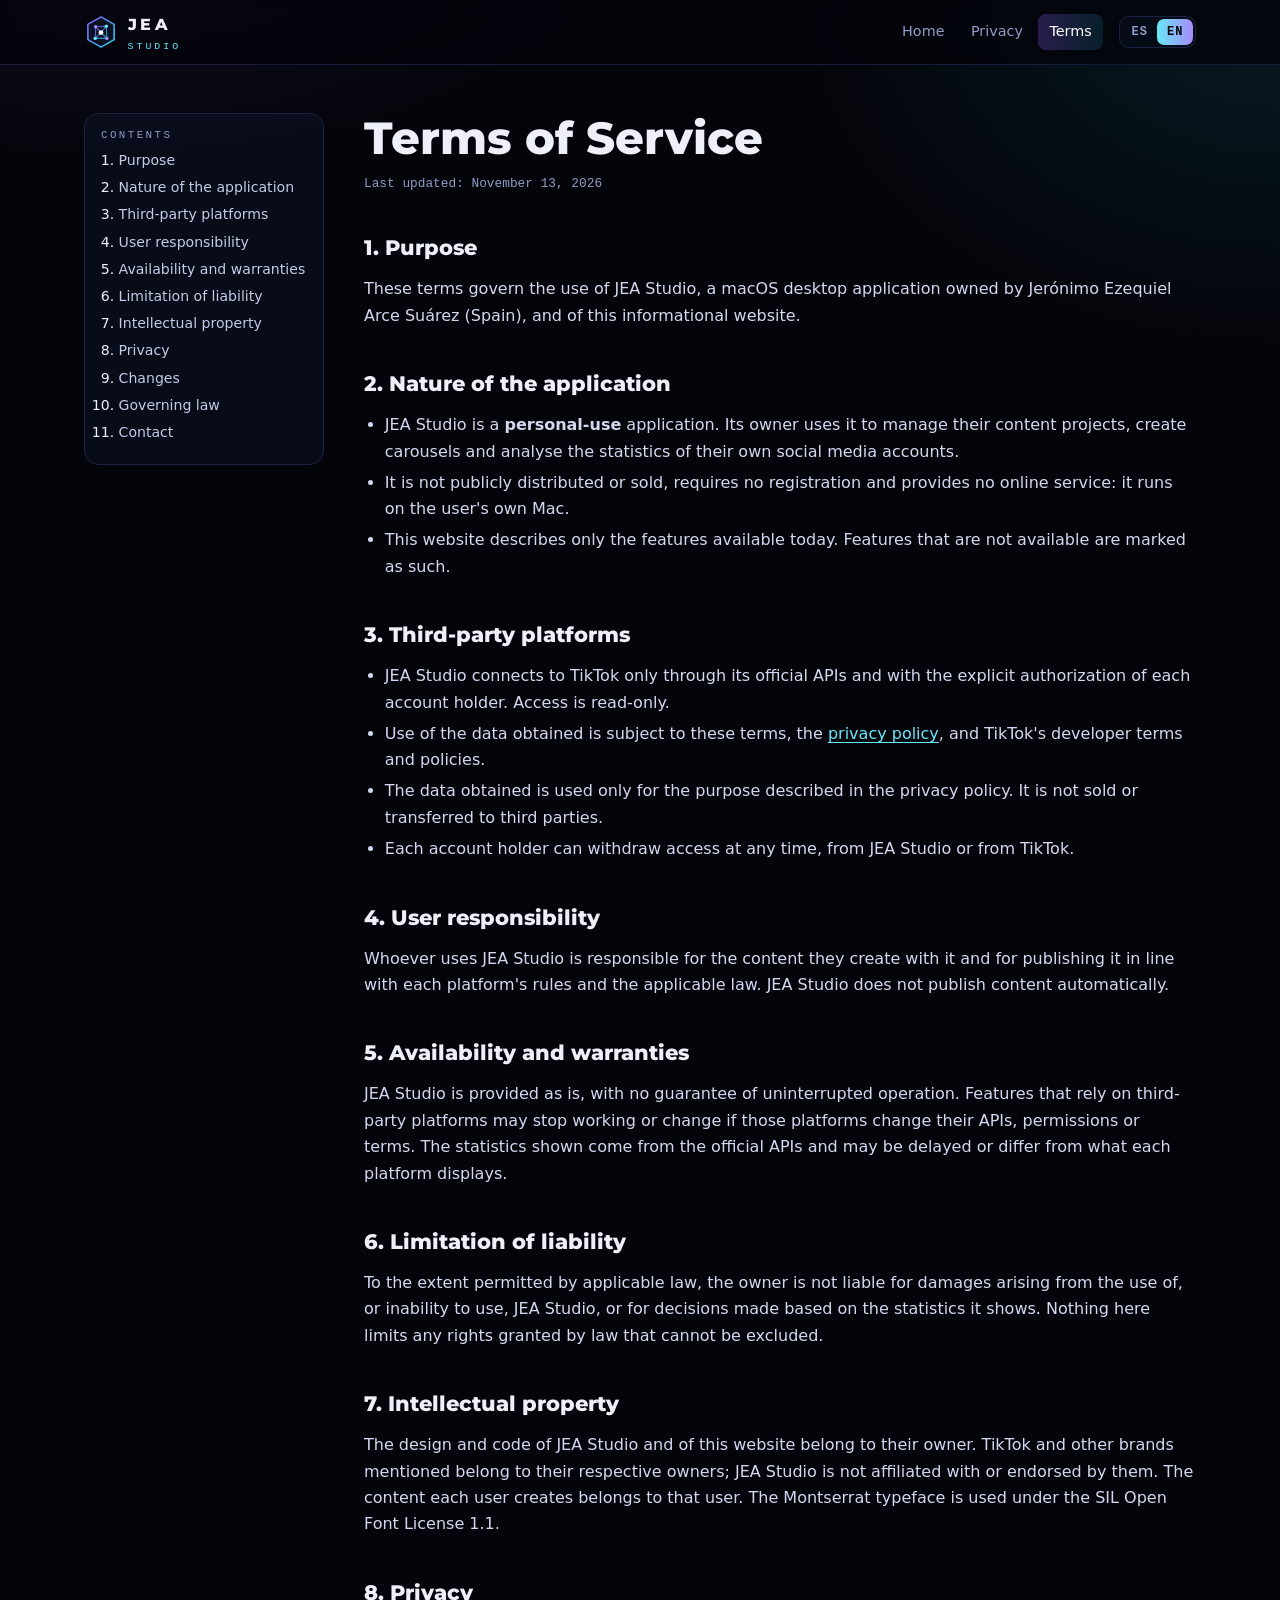
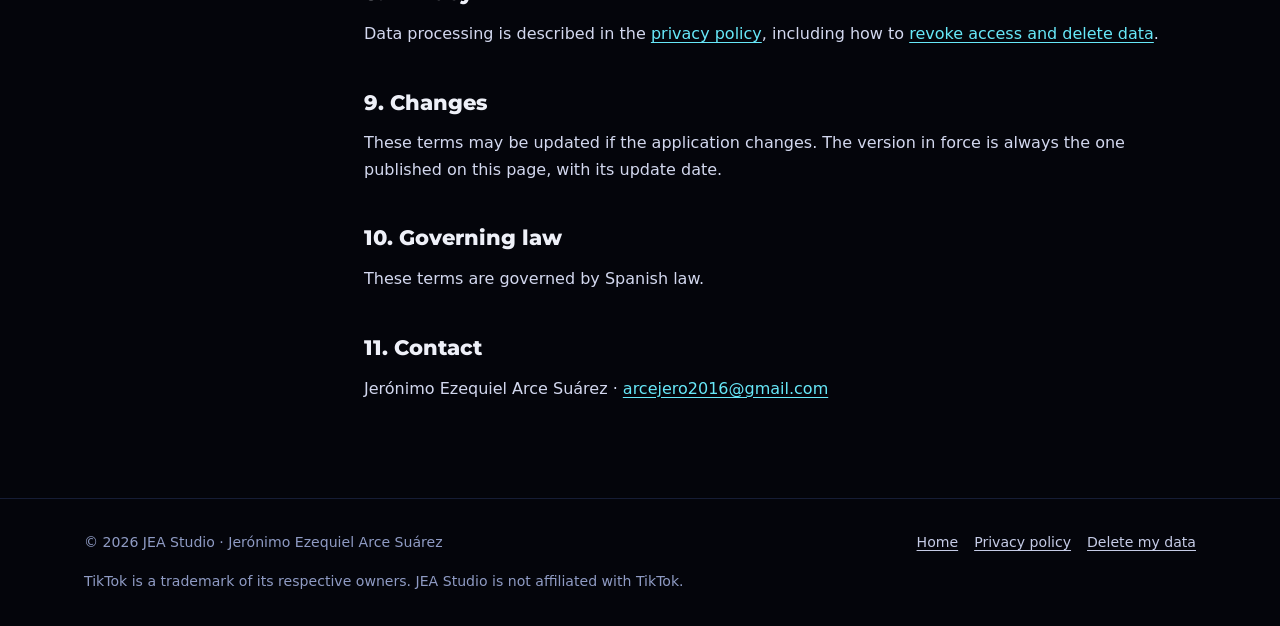
<file: terms/index.html>
<!doctype html>
<html lang="es" data-title-es="Términos de uso · JEA Studio" data-title-en="Terms of Service · JEA Studio" data-desc-es="Condiciones de uso de JEA Studio, aplicación personal de gestión de contenido y estadísticas para macOS." data-desc-en="Terms of service of JEA Studio, a personal content management and analytics application for macOS.">
<head>
  <meta charset="utf-8">
  <meta name="viewport" content="width=device-width, initial-scale=1, viewport-fit=cover">
  <title>Términos de uso · JEA Studio</title>
  <meta name="description" content="Condiciones de uso de JEA Studio, aplicación personal de gestión de contenido y estadísticas para macOS.">
  <meta name="theme-color" content="#04050b">
  <link rel="icon" href="../assets/logo.svg" type="image/svg+xml">
  <link rel="stylesheet" href="../assets/style.css">
  <script src="../assets/i18n.js"></script>
</head>
<body>
  <a class="skip" href="#contenido"><span data-l="es">Saltar al contenido</span><span data-l="en">Skip to content</span></a>
  <header class="site">
    <div class="wrap">
      <a class="brand" href="../" aria-label="JEA Studio"><img src="../assets/logo.svg" alt="" width="34" height="34"><span><b>JEA</b><small>STUDIO</small></span></a>
      <nav class="main" aria-label="Principal">
        <a href="../"><span data-l="es">Inicio</span><span data-l="en">Home</span></a>
        <a href="../privacy/"><span data-l="es">Privacidad</span><span data-l="en">Privacy</span></a>
        <a href="./" aria-current="page"><span data-l="es">Términos</span><span data-l="en">Terms</span></a>
      </nav>
      <div class="lang" role="group" aria-label="Idioma / Language"><button type="button" data-set="es" aria-pressed="true" lang="es">ES</button><button type="button" data-set="en" aria-pressed="false" lang="en">EN</button></div>
    </div>
  </header>

  <main id="contenido" class="wrap">
    <!-- ======================= ESPAÑOL ======================= -->
    <div class="doc" data-l="es">
      <nav class="toc" aria-label="Índice">
        <p>Índice</p>
        <ol>
          <li><a href="#objeto">Objeto</a></li>
          <li><a href="#naturaleza">Naturaleza de la aplicación</a></li>
          <li><a href="#plataformas">Uso de plataformas de terceros</a></li>
          <li><a href="#usuario">Responsabilidad del usuario</a></li>
          <li><a href="#garantias">Disponibilidad y garantías</a></li>
          <li><a href="#limitacion">Limitación de responsabilidad</a></li>
          <li><a href="#propiedad">Propiedad intelectual</a></li>
          <li><a href="#privacidad">Privacidad</a></li>
          <li><a href="#cambios">Cambios</a></li>
          <li><a href="#ley">Legislación aplicable</a></li>
          <li><a href="#contacto">Contacto</a></li>
        </ol>
      </nav>
      <article class="legal">
        <h1>Términos de uso</h1>
        <p class="meta">Última actualización: 13 de noviembre de 2026</p>

        <h2 id="objeto">1. Objeto</h2>
        <p>Estos términos regulan el uso de JEA Studio, una aplicación de escritorio para macOS cuyo responsable es Jerónimo Ezequiel Arce Suárez (España), y de esta web informativa.</p>

        <h2 id="naturaleza">2. Naturaleza de la aplicación</h2>
        <ul>
          <li>JEA Studio es una aplicación de <strong>uso personal</strong>. Su responsable la usa para gestionar sus proyectos de contenido, crear carruseles y analizar las estadísticas de sus propias cuentas sociales.</li>
          <li>No se distribuye públicamente, no se vende, no requiere registro y no ofrece ningún servicio en línea: funciona en el Mac de quien la usa.</li>
          <li>Esta web describe únicamente las funciones disponibles hoy. Las que no están disponibles se indican como tales.</li>
        </ul>

        <h2 id="plataformas">3. Uso de plataformas de terceros</h2>
        <ul>
          <li>JEA Studio se conecta a TikTok solo mediante sus APIs oficiales y con la autorización expresa del titular de cada cuenta. El acceso es de solo lectura.</li>
          <li>El uso de los datos obtenidos está sujeto a estos términos, a la <a href="../privacy/">política de privacidad</a> y a los términos y políticas para desarrolladores de TikTok.</li>
          <li>Los datos obtenidos se usan solo para la finalidad descrita en la política de privacidad. No se venden ni se ceden a terceros.</li>
          <li>Cada titular puede retirar el acceso en cualquier momento, desde JEA Studio o desde TikTok.</li>
        </ul>

        <h2 id="usuario">4. Responsabilidad del usuario</h2>
        <p>Quien usa JEA Studio es responsable del contenido que crea con ella y de publicarlo respetando las normas de cada plataforma y la legislación aplicable. JEA Studio no publica contenido automáticamente.</p>

        <h2 id="garantias">5. Disponibilidad y garantías</h2>
        <p>JEA Studio se ofrece tal cual, sin garantía de funcionamiento ininterrumpido. Las funciones que dependen de plataformas de terceros pueden dejar de funcionar o cambiar si esas plataformas modifican sus APIs, permisos o condiciones. Las estadísticas mostradas proceden de las APIs oficiales y pueden contener retrasos o diferencias respecto a lo que muestra cada plataforma.</p>

        <h2 id="limitacion">6. Limitación de responsabilidad</h2>
        <p>En la medida en que lo permita la legislación aplicable, el responsable no responde de los daños derivados del uso o de la imposibilidad de usar JEA Studio, ni de decisiones tomadas a partir de las estadísticas que muestra. Nada de lo indicado limita los derechos que la ley reconozca y que no puedan excluirse.</p>

        <h2 id="propiedad">7. Propiedad intelectual</h2>
        <p>El diseño y el código de JEA Studio y de esta web pertenecen a su responsable. TikTok y otras marcas mencionadas pertenecen a sus respectivos titulares; JEA Studio no está afiliada a ellas ni cuenta con su respaldo. El contenido que cada usuario crea le pertenece a él. La tipografía Montserrat se usa bajo la licencia SIL Open Font License 1.1.</p>

        <h2 id="privacidad">8. Privacidad</h2>
        <p>El tratamiento de datos se describe en la <a href="../privacy/">política de privacidad</a>, que incluye cómo <a href="../privacy/#eliminar">revocar el acceso y eliminar los datos</a>.</p>

        <h2 id="cambios">9. Cambios</h2>
        <p>Estos términos pueden actualizarse si cambia la aplicación. La versión vigente es siempre la publicada en esta página, con su fecha de actualización.</p>

        <h2 id="ley">10. Legislación aplicable</h2>
        <p>Estos términos se rigen por la legislación española.</p>

        <h2 id="contacto">11. Contacto</h2>
        <p>Jerónimo Ezequiel Arce Suárez · <a href="mailto:arcejero2016@gmail.com">arcejero2016@gmail.com</a></p>
      </article>
    </div>

    <!-- ======================= ENGLISH ======================= -->
    <div class="doc" data-l="en">
      <nav class="toc" aria-label="Contents">
        <p>Contents</p>
        <ol>
          <li><a href="#en-purpose">Purpose</a></li>
          <li><a href="#en-nature">Nature of the application</a></li>
          <li><a href="#en-platforms">Third-party platforms</a></li>
          <li><a href="#en-user">User responsibility</a></li>
          <li><a href="#en-warranty">Availability and warranties</a></li>
          <li><a href="#en-liability">Limitation of liability</a></li>
          <li><a href="#en-ip">Intellectual property</a></li>
          <li><a href="#en-privacy">Privacy</a></li>
          <li><a href="#en-changes">Changes</a></li>
          <li><a href="#en-law">Governing law</a></li>
          <li><a href="#en-contact">Contact</a></li>
        </ol>
      </nav>
      <article class="legal">
        <h1>Terms of Service</h1>
        <p class="meta">Last updated: November 13, 2026</p>

        <h2 id="en-purpose">1. Purpose</h2>
        <p>These terms govern the use of JEA Studio, a macOS desktop application owned by Jerónimo Ezequiel Arce Suárez (Spain), and of this informational website.</p>

        <h2 id="en-nature">2. Nature of the application</h2>
        <ul>
          <li>JEA Studio is a <strong>personal-use</strong> application. Its owner uses it to manage their content projects, create carousels and analyse the statistics of their own social media accounts.</li>
          <li>It is not publicly distributed or sold, requires no registration and provides no online service: it runs on the user's own Mac.</li>
          <li>This website describes only the features available today. Features that are not available are marked as such.</li>
        </ul>

        <h2 id="en-platforms">3. Third-party platforms</h2>
        <ul>
          <li>JEA Studio connects to TikTok only through its official APIs and with the explicit authorization of each account holder. Access is read-only.</li>
          <li>Use of the data obtained is subject to these terms, the <a href="../privacy/">privacy policy</a>, and TikTok's developer terms and policies.</li>
          <li>The data obtained is used only for the purpose described in the privacy policy. It is not sold or transferred to third parties.</li>
          <li>Each account holder can withdraw access at any time, from JEA Studio or from TikTok.</li>
        </ul>

        <h2 id="en-user">4. User responsibility</h2>
        <p>Whoever uses JEA Studio is responsible for the content they create with it and for publishing it in line with each platform's rules and the applicable law. JEA Studio does not publish content automatically.</p>

        <h2 id="en-warranty">5. Availability and warranties</h2>
        <p>JEA Studio is provided as is, with no guarantee of uninterrupted operation. Features that rely on third-party platforms may stop working or change if those platforms change their APIs, permissions or terms. The statistics shown come from the official APIs and may be delayed or differ from what each platform displays.</p>

        <h2 id="en-liability">6. Limitation of liability</h2>
        <p>To the extent permitted by applicable law, the owner is not liable for damages arising from the use of, or inability to use, JEA Studio, or for decisions made based on the statistics it shows. Nothing here limits any rights granted by law that cannot be excluded.</p>

        <h2 id="en-ip">7. Intellectual property</h2>
        <p>The design and code of JEA Studio and of this website belong to their owner. TikTok and other brands mentioned belong to their respective owners; JEA Studio is not affiliated with or endorsed by them. The content each user creates belongs to that user. The Montserrat typeface is used under the SIL Open Font License 1.1.</p>

        <h2 id="en-privacy">8. Privacy</h2>
        <p>Data processing is described in the <a href="../privacy/">privacy policy</a>, including how to <a href="../privacy/#delete">revoke access and delete data</a>.</p>

        <h2 id="en-changes">9. Changes</h2>
        <p>These terms may be updated if the application changes. The version in force is always the one published on this page, with its update date.</p>

        <h2 id="en-law">10. Governing law</h2>
        <p>These terms are governed by Spanish law.</p>

        <h2 id="en-contact">11. Contact</h2>
        <p>Jerónimo Ezequiel Arce Suárez · <a href="mailto:arcejero2016@gmail.com">arcejero2016@gmail.com</a></p>
      </article>
    </div>
  </main>

  <footer class="site">
    <div class="wrap">
      <span>© 2026 JEA Studio · Jerónimo Ezequiel Arce Suárez</span>
      <nav aria-label="Legal">
        <a href="../"><span data-l="es">Inicio</span><span data-l="en">Home</span></a>
        <a href="../privacy/"><span data-l="es">Política de privacidad</span><span data-l="en">Privacy policy</span></a>
        <a href="../privacy/#eliminar" data-l="es">Eliminar mis datos</a><a href="../privacy/#delete" data-l="en">Delete my data</a>
      </nav>
      <span data-l="es">TikTok es una marca de sus respectivos titulares. JEA Studio no está afiliada a TikTok.</span>
      <span data-l="en">TikTok is a trademark of its respective owners. JEA Studio is not affiliated with TikTok.</span>
    </div>
  </footer>
</body>
</html>
</file>
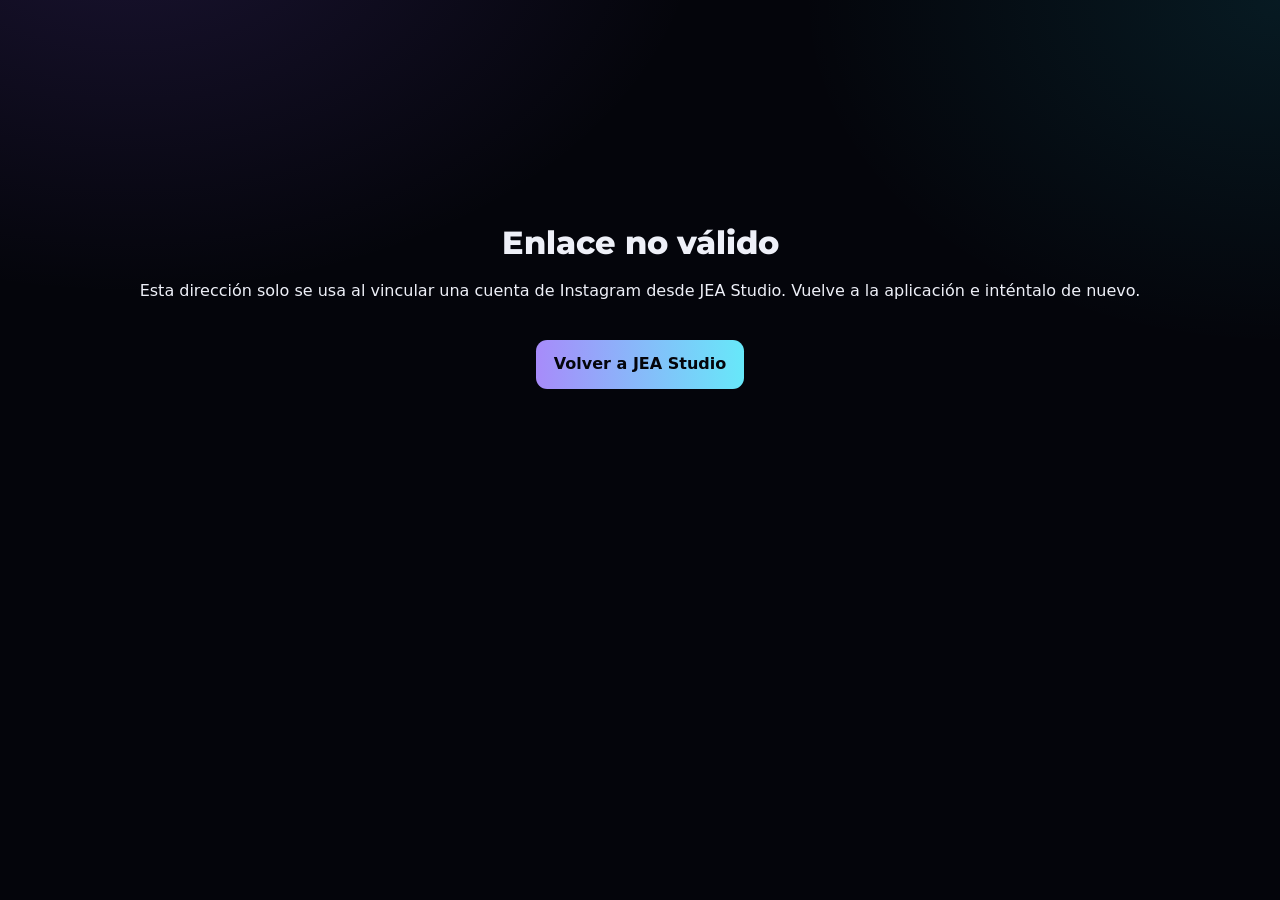
<file: oauth/instagram/index.html>
<!doctype html>
<html lang="es">
<head>
  <meta charset="utf-8">
  <meta name="viewport" content="width=device-width, initial-scale=1, viewport-fit=cover">
  <meta name="robots" content="noindex, nofollow">
  <meta name="referrer" content="no-referrer">
  <title>Volviendo a JEA Studio…</title>
  <link rel="icon" href="../../assets/logo.svg" type="image/svg+xml">
  <link rel="stylesheet" href="../../assets/style.css">
</head>
<body>
  <main class="wrap" style="min-height:70vh;display:grid;place-items:center;text-align:center">
    <div>
      <h1 id="t">Volviendo a JEA Studio…</h1>
      <p class="sub" id="m">Esta página solo devuelve la autorización de Instagram a la aplicación JEA Studio de este Mac. No guarda ni envía ningún dato a otro sitio.</p>
      <p><a class="cta" id="go" href="#" hidden>Volver a JEA Studio</a></p>
    </div>
  </main>
  <script>
  // Retorno de la autorización de Instagram (Meta exige una dirección HTTPS fija).
  // Solo reenvía los parámetros recibidos a la escucha local de JEA Studio en 127.0.0.1:<puerto>.
  // El puerto viaja dentro de «state» (formato <puerto>.<aleatorio>); JEA Studio comprueba el state completo.
  (function () {
    var q = new URLSearchParams(location.search);
    history.replaceState(null, '', location.pathname); // el código nunca se queda en la barra ni en el historial
    var state = q.get('state') || '';
    var m = /^(\d{4,5})\.[A-Za-z0-9._~-]{16,}$/.exec(state);
    var port = m ? Number(m[1]) : 0;
    var t = document.getElementById('t'), msg = document.getElementById('m'), go = document.getElementById('go');
    if (!port || port < 1024 || port > 65535) {
      t.textContent = 'Enlace no válido';
      msg.textContent = 'Esta dirección solo se usa al vincular una cuenta de Instagram desde JEA Studio. Vuelve a la aplicación e inténtalo de nuevo.';
      return;
    }
    var out = new URLSearchParams();
    ['code', 'state', 'error', 'error_reason', 'error_description'].forEach(function (k) {
      var v = q.get(k);
      if (v !== null) out.set(k, k === 'code' ? v.replace(/#_$/, '') : v);
    });
    var target = 'http://127.0.0.1:' + port + '/callback/?' + out.toString();
    go.href = target;
    go.hidden = false;
    location.replace(target);
  })();
  </script>
</body>
</html>
</file>
<file: assets/style.css>
/* JEA Studio · web pública. Sin recursos externos, sin cookies, sin analítica. */
@font-face { font-family: "Montserrat"; font-weight: 400; font-display: swap; src: url("fonts/montserrat-latin-400-normal.woff2") format("woff2"); }
@font-face { font-family: "Montserrat"; font-weight: 800; font-display: swap; src: url("fonts/montserrat-latin-800-normal.woff2") format("woff2"); }

:root {
  color-scheme: dark;
  --void: #04050b;
  --deep: #070a17;
  --panel: #0c1124;
  --edge: #1b2342;
  --violet: #8b5cf6;
  --violet-2: #a78bfa;
  --cyan: #22d3ee;
  --cyan-2: #67e8f9;
  --haze: #8f9bc4;
  --text: #eef0f8;
  --amber: #fbbf24;
  --display: "Montserrat", ui-sans-serif, system-ui, -apple-system, "Segoe UI", sans-serif;
  --body: ui-sans-serif, system-ui, -apple-system, "Segoe UI", Roboto, sans-serif;
  --mono: ui-monospace, "SF Mono", SFMono-Regular, Menlo, Consolas, monospace;
}

* { box-sizing: border-box; }
html { -webkit-text-size-adjust: 100%; scroll-behavior: smooth; }
body {
  margin: 0;
  min-height: 100vh;
  background:
    radial-gradient(60rem 40rem at 10% -10%, rgba(139, 92, 246, 0.16), transparent 60%),
    radial-gradient(50rem 36rem at 100% 0%, rgba(34, 211, 238, 0.1), transparent 60%),
    var(--void);
  color: var(--text);
  font: 16px/1.65 var(--body);
  -webkit-font-smoothing: antialiased;
}
img { max-width: 100%; }
a { color: var(--cyan-2); text-underline-offset: 3px; }
a:hover { color: #fff; }
:focus-visible { outline: 2px solid var(--cyan-2); outline-offset: 3px; border-radius: 4px; }
::selection { background: rgba(139, 92, 246, 0.45); }

/* Idiomas: se oculta el no elegido (sin JavaScript, español). El visible conserva su propio diseño. */
html:not([data-lang="en"]) [data-l="en"],
html[data-lang="en"] [data-l="es"] { display: none !important; }

.wrap { width: min(72rem, 100%); margin: 0 auto; padding-inline: max(1.25rem, env(safe-area-inset-left, 0px)); }
.skip { position: absolute; left: -999px; top: 0; background: var(--cyan); color: #000; padding: 0.5rem 1rem; z-index: 99; }
.skip:focus { left: 1rem; top: 1rem; }

/* Cabecera */
header.site {
  position: sticky; top: 0; z-index: 20;
  padding-top: env(safe-area-inset-top, 0px);
  background: rgba(4, 5, 11, 0.86);
  backdrop-filter: saturate(140%) blur(10px);
  -webkit-backdrop-filter: saturate(140%) blur(10px);
  border-bottom: 1px solid rgba(27, 35, 66, 0.8);
}
header.site .wrap { display: flex; align-items: center; gap: 1rem; min-height: 4rem; flex-wrap: wrap; }
.brand { display: flex; align-items: center; gap: 0.6rem; color: var(--text); text-decoration: none; margin-right: auto; }
.brand img { width: 34px; height: 34px; }
.brand b { font: 800 1rem/1 var(--display); letter-spacing: 0.24em; }
.brand small { display: block; font: 400 0.62rem/1 var(--mono); letter-spacing: 0.3em; color: var(--cyan-2); margin-top: 0.25rem; }
nav.main { display: flex; gap: 0.25rem; flex-wrap: wrap; }
nav.main a { color: var(--haze); text-decoration: none; font-size: 0.9rem; padding: 0.4rem 0.7rem; border-radius: 0.5rem; }
nav.main a:hover { color: #fff; background: rgba(255, 255, 255, 0.05); }
nav.main a[aria-current="page"] { color: #fff; background: linear-gradient(90deg, rgba(139, 92, 246, 0.28), rgba(34, 211, 238, 0.12)); }
.lang { display: inline-flex; border: 1px solid var(--edge); border-radius: 0.6rem; padding: 2px; background: var(--deep); }
.lang button { all: unset; cursor: pointer; font: 600 0.75rem/1 var(--mono); letter-spacing: 0.08em; color: var(--haze); padding: 0.45rem 0.6rem; border-radius: 0.45rem; }
.lang button[aria-pressed="true"] { color: #04050b; background: linear-gradient(90deg, var(--cyan-2), var(--violet-2)); }
.lang button:focus-visible { outline: 2px solid var(--cyan-2); }

/* Portada */
.hero { padding: 4.5rem 0 3rem; display: grid; gap: 2.5rem; grid-template-columns: minmax(0, 1.4fr) minmax(0, 1fr); align-items: center; }
.eyebrow { font: 500 0.72rem/1 var(--mono); letter-spacing: 0.28em; text-transform: uppercase; color: var(--cyan-2); }
h1, h2, h3 { font-family: var(--display); line-height: 1.15; margin: 0; }
.hero h1 { font-size: clamp(2.4rem, 6vw, 4.2rem); font-weight: 800; letter-spacing: -0.02em; margin-top: 0.8rem; }
.grad { background: linear-gradient(90deg, var(--violet-2), var(--cyan-2)); -webkit-background-clip: text; background-clip: text; color: transparent; }
.lead { font-size: 1.12rem; color: #cfd5ee; max-width: 38rem; margin: 1.2rem 0 0; }
.badges { display: flex; flex-wrap: wrap; gap: 0.5rem; margin-top: 1.4rem; }
.badge { font: 500 0.72rem/1 var(--mono); letter-spacing: 0.06em; color: var(--haze); border: 1px solid var(--edge); border-radius: 999px; padding: 0.45rem 0.75rem; background: rgba(12, 17, 36, 0.6); }
.badge.ok { color: #6ee7b7; border-color: rgba(52, 211, 153, 0.35); }
.hero-art { position: relative; justify-self: center; width: min(20rem, 70vw); aspect-ratio: 1; display: grid; place-items: center; }
.hero-art::before { content: ""; position: absolute; inset: 8%; border-radius: 50%; background: radial-gradient(circle, rgba(34, 211, 238, 0.22), rgba(139, 92, 246, 0.12) 45%, transparent 70%); }
.hero-art img { position: relative; width: 62%; filter: drop-shadow(0 0 32px rgba(34, 211, 238, 0.35)); }

section.block { padding: 2.5rem 0; }
section.block > h2 { font-size: clamp(1.5rem, 3vw, 2rem); font-weight: 800; }
section.block > p.sub { color: var(--haze); margin: 0.5rem 0 0; max-width: 46rem; }

.grid { display: grid; gap: 1rem; grid-template-columns: repeat(auto-fit, minmax(16rem, 1fr)); margin-top: 1.5rem; }
.card {
  border: 1px solid var(--edge); border-top-color: rgba(103, 232, 249, 0.28); border-radius: 1rem; padding: 1.25rem 1.3rem;
  background: linear-gradient(180deg, rgba(12, 17, 36, 0.86), rgba(7, 10, 23, 0.86));
}
.card h3 { font-size: 1.02rem; font-weight: 800; display: flex; gap: 0.55rem; align-items: center; }
.card h3 i { width: 0.55rem; height: 0.55rem; border-radius: 50%; background: var(--cyan); box-shadow: 0 0 10px var(--cyan); flex: none; }
.card.v h3 i { background: var(--violet-2); box-shadow: 0 0 10px var(--violet-2); }
.card p, .card li { color: #c5cbe6; font-size: 0.95rem; }
.card p { margin: 0.6rem 0 0; }
.card ul { margin: 0.6rem 0 0; padding-left: 1.1rem; }

.status { list-style: none; padding: 0; margin: 1.5rem 0 0; display: grid; gap: 0.6rem; }
.status li { display: flex; gap: 0.9rem; align-items: baseline; border: 1px solid var(--edge); border-radius: 0.8rem; padding: 0.85rem 1rem; background: rgba(12, 17, 36, 0.55); flex-wrap: wrap; }
.status b { font: 600 0.72rem/1 var(--mono); letter-spacing: 0.08em; text-transform: uppercase; padding: 0.35rem 0.55rem; border-radius: 0.4rem; white-space: nowrap; }
.status .on { color: #6ee7b7; background: rgba(52, 211, 153, 0.1); }
.status .off { color: var(--haze); background: rgba(143, 155, 196, 0.1); }
.status span { flex: 1 1 18rem; color: #c5cbe6; }

.cta { display: inline-flex; align-items: center; gap: 0.5rem; margin-top: 1.25rem; padding: 0.7rem 1.1rem; border-radius: 0.7rem; color: #04050b; font-weight: 700; text-decoration: none; background: linear-gradient(90deg, var(--violet-2), var(--cyan-2)); }
.cta:hover { color: #04050b; filter: brightness(1.08); }
.cta.ghost { color: var(--text); background: var(--deep); border: 1px solid var(--edge); }
.cta.ghost:hover { color: #fff; border-color: var(--violet); }

/* Documentos legales */
.doc { padding: 3rem 0 2rem; display: grid; gap: 2.5rem; grid-template-columns: 15rem minmax(0, 1fr); align-items: start; }
.doc > * { min-width: 0; }
.doc h1 { font-size: clamp(2rem, 5vw, 2.8rem); font-weight: 800; }
.doc .meta { color: var(--haze); font: 400 0.8rem/1.5 var(--mono); margin-top: 0.6rem; }
.toc { position: sticky; top: 5.5rem; border: 1px solid var(--edge); border-radius: 0.9rem; padding: 1rem; background: rgba(12, 17, 36, 0.6); font-size: 0.88rem; }
.toc p { margin: 0 0 0.5rem; font: 500 0.68rem/1 var(--mono); letter-spacing: 0.22em; text-transform: uppercase; color: var(--haze); }
.toc ol { margin: 0; padding-left: 1.1rem; }
.toc li { margin: 0.25rem 0; }
.toc a { color: #c5cbe6; text-decoration: none; }
.toc a:hover { color: var(--cyan-2); }
article.legal h2 { font-size: 1.3rem; font-weight: 800; margin: 2.2rem 0 0.7rem; padding-top: 0.5rem; scroll-margin-top: 5.5rem; }
article.legal h3 { font-size: 1rem; font-weight: 800; margin: 1.3rem 0 0.4rem; }
article.legal p, article.legal li { color: #d3d8ef; }
article.legal ul, article.legal ol { padding-left: 1.3rem; }
article.legal li { margin: 0.3rem 0; }
article.legal code { font: 0.86em var(--mono); color: var(--cyan-2); background: rgba(34, 211, 238, 0.07); border-radius: 0.3rem; padding: 0.05rem 0.35rem; overflow-wrap: anywhere; }
.note { border: 1px solid rgba(34, 211, 238, 0.35); background: rgba(34, 211, 238, 0.06); border-radius: 0.8rem; padding: 0.9rem 1.1rem; margin: 1.2rem 0; }
.table-wrap { overflow-x: auto; border: 1px solid var(--edge); border-radius: 0.8rem; margin: 1rem 0; }
table { border-collapse: collapse; width: 100%; min-width: 34rem; font-size: 0.9rem; }
th, td { text-align: left; vertical-align: top; padding: 0.65rem 0.85rem; border-bottom: 1px solid var(--edge); }
th { font: 600 0.72rem/1.3 var(--mono); letter-spacing: 0.08em; text-transform: uppercase; color: var(--haze); background: rgba(12, 17, 36, 0.8); }
tr:last-child td { border-bottom: 0; }

/* Datos aún no facilitados: muy visibles para que no se publiquen por error */
.pending { color: #111; background: var(--amber); border-radius: 0.3rem; padding: 0 0.35rem; font-weight: 700; }

footer.site { border-top: 1px solid rgba(27, 35, 66, 0.8); margin-top: 3rem; padding: 2rem 0 calc(2rem + env(safe-area-inset-bottom, 0px)); color: var(--haze); font-size: 0.88rem; }
footer.site .wrap { display: flex; flex-wrap: wrap; gap: 1rem 2rem; justify-content: space-between; }
footer.site nav { display: flex; gap: 1rem; flex-wrap: wrap; }
footer.site a { color: #c5cbe6; }

@media (max-width: 52rem) {
  .hero { grid-template-columns: 1fr; padding-top: 2.5rem; }
  .hero-art { order: -1; width: min(11rem, 50vw); }
  .doc { grid-template-columns: minmax(0, 1fr); gap: 1.5rem; }
  .doc h1 { overflow-wrap: anywhere; }
  .toc { position: static; }
  header.site .wrap { padding-block: 0.6rem; gap: 0.6rem; }
  nav.main { order: 3; width: 100%; }
}
@media (prefers-reduced-motion: reduce) { html { scroll-behavior: auto; } }
</file>
